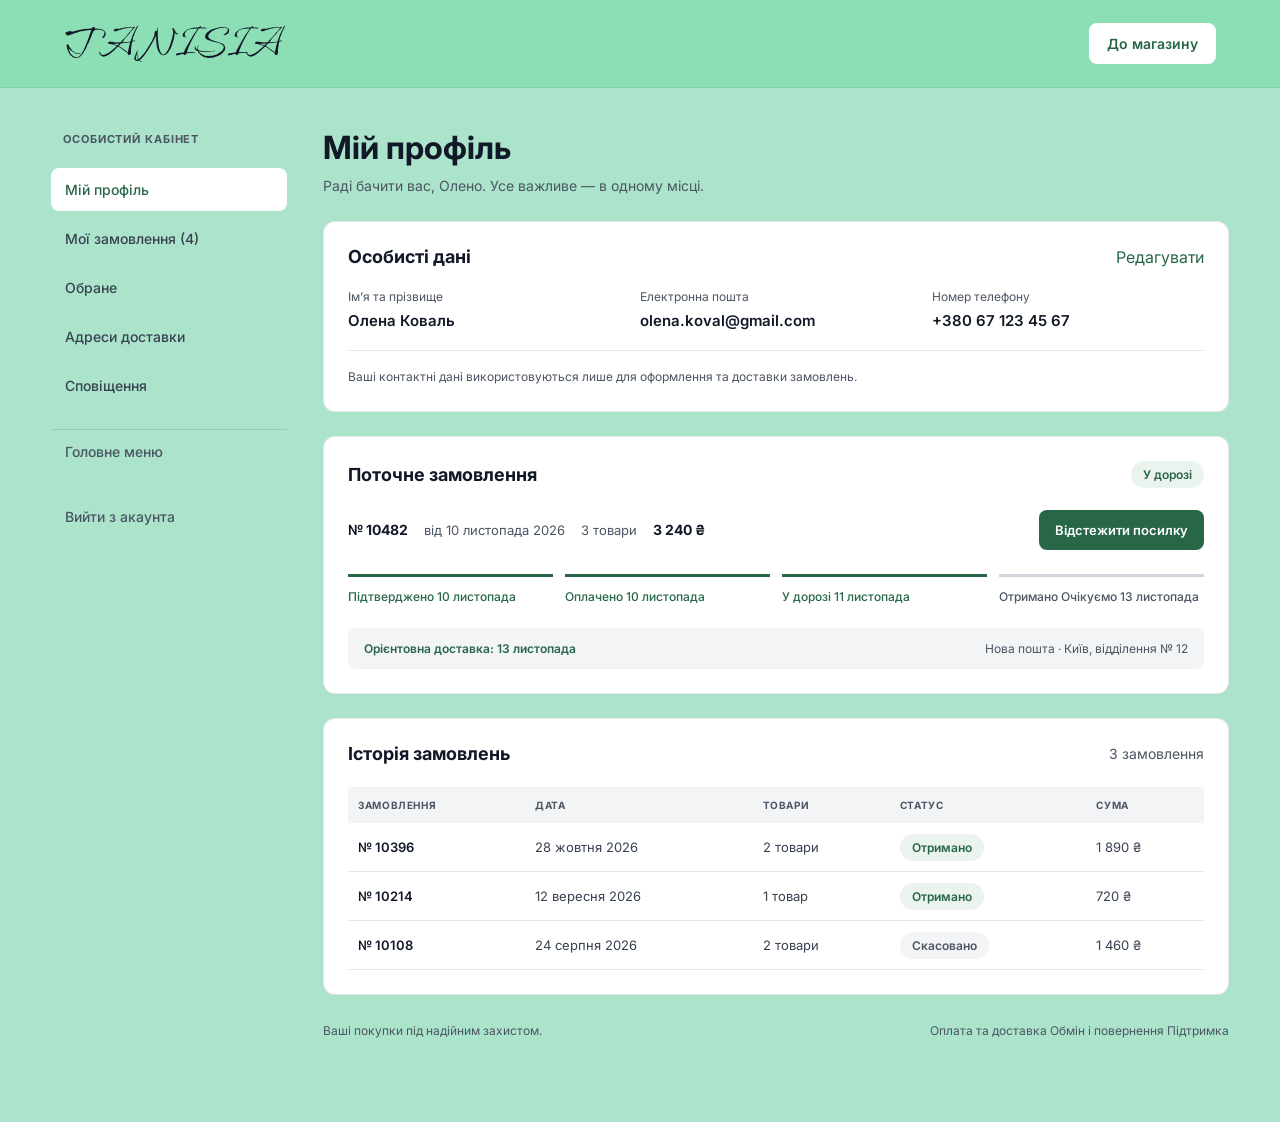
<file: profile.html>
<!DOCTYPE html>
<html lang="uk">
<head>
  <meta charset="UTF-8">
  <meta name="viewport" content="width=device-width, initial-scale=1.0">
  <meta name="theme-color" content="#8CDEB5">
  <title>Мій профіль — TANISIA</title>
  <link rel="preconnect" href="https://fonts.googleapis.com">
  <link rel="preconnect" href="https://fonts.gstatic.com" crossorigin>
  <link href="https://fonts.googleapis.com/css2?family=Inter:wght@400;500;600;700&family=Island+Moments&display=swap" rel="stylesheet">
  <link rel="stylesheet" href="style.css">
  <style>
    body {
      padding-bottom: 32px;
    }

    .profile-page {
      width: 100%;
      max-width: 1440px;
      min-height: 100vh;
    }

    .profile-header {
      min-height: 88px;
      padding: 12px clamp(20px, 5vw, 72px);
      background: #8CDEB5;
      display: flex;
      align-items: center;
      justify-content: space-between;
      gap: 24px;
      border-bottom: 1px solid rgba(17, 24, 39, 0.08);
    }

    .profile-brand {
      color: #111827;
      font-family: 'Island Moments', cursive;
      font-size: 56px;
      line-height: 1;
      text-decoration: none;
    }

    .profile-header-link,
    .profile-sidebar a,
    .profile-text-link {
      color: #286648;
      font-weight: 600;
      text-decoration: none;
    }

    button.profile-text-link {
      padding: 0;
      border: 0;
      background: transparent;
      font: inherit;
      cursor: pointer;
    }

    .profile-header-link {
      padding: 12px 18px;
      border-radius: 8px;
      background: #FFFFFF;
      font-size: 14px;
    }

    .profile-layout {
      display: grid;
      grid-template-columns: 236px minmax(0, 1fr);
      align-items: start;
      gap: 36px;
      padding: 40px clamp(20px, 4vw, 56px);
    }

    .profile-sidebar {
      position: sticky;
      top: 24px;
      display: flex;
      flex-direction: column;
      gap: 6px;
    }

    .profile-sidebar h2 {
      margin: 0 0 12px;
      padding: 4px 12px;
      color: #4B5563;
      font-size: 11px;
      font-weight: 700;
      letter-spacing: 0.08em;
      text-transform: uppercase;
    }

    .profile-sidebar a {
      padding: 13px 14px;
      border-radius: 8px;
      color: #374151;
      font-size: 14px;
      font-weight: 500;
    }

    .profile-sidebar a[aria-current="page"],
    .profile-sidebar a:hover {
      background: #FFFFFF;
      color: #286648;
    }

    .profile-sidebar .profile-sidebar-secondary {
      margin-top: 16px;
      border-top: 1px solid rgba(17, 24, 39, 0.12);
      border-radius: 0;
      color: #4B5563;
    }

    .profile-sidebar button.profile-sidebar-secondary {
      width: 100%;
      padding: 13px 14px;
      border: 0;
      border-radius: 0;
      background: transparent;
      font: inherit;
      font-size: 14px;
      font-weight: 500;
      text-align: left;
      cursor: pointer;
    }

    .profile-content {
      min-width: 0;
      display: flex;
      flex-direction: column;
      gap: 24px;
    }

    .profile-intro h1 {
      margin: 0 0 8px;
      color: #111827;
      font-size: clamp(26px, 3vw, 32px);
      font-weight: 700;
    }

    .profile-intro p,
    .profile-muted {
      margin: 0;
      color: #4B5563;
      font-size: 14px;
      line-height: 1.6;
    }

    .profile-card {
      min-width: 0;
      padding: 24px;
      border: 1px solid rgba(17, 24, 39, 0.1);
      border-radius: 12px;
      background: #FFFFFF;
    }

    .profile-card-header {
      display: flex;
      align-items: center;
      justify-content: space-between;
      flex-wrap: wrap;
      gap: 12px;
      margin-bottom: 22px;
    }

    .profile-card-header h2 {
      margin: 0;
      color: #111827;
      font-size: 18px;
      font-weight: 700;
    }

    .profile-text-link {
      font-size: 13px;
    }

    .profile-details {
      display: grid;
      grid-template-columns: repeat(3, minmax(0, 1fr));
      gap: 20px;
      margin: 0 0 20px;
    }

    .profile-details dt {
      margin-bottom: 7px;
      color: #4B5563;
      font-size: 12px;
    }

    .profile-details dd {
      margin: 0;
      color: #111827;
      font-size: 15px;
      font-weight: 600;
      overflow-wrap: anywhere;
    }

    .profile-note {
      padding-top: 16px;
      border-top: 1px solid #E5E7EB;
      color: #4B5563;
      font-size: 12px;
      line-height: 1.6;
    }

    .profile-order-summary {
      display: flex;
      align-items: center;
      flex-wrap: wrap;
      gap: 10px 16px;
      margin-bottom: 24px;
      color: #4B5563;
      font-size: 13px;
    }

    .profile-order-summary strong {
      color: #111827;
      font-size: 14px;
    }

    .profile-status {
      padding: 6px 12px;
      border-radius: 999px;
      background: #EAF3ED;
      color: #286648;
      font-size: 12px;
      font-weight: 600;
    }

    .profile-status.is-cancelled {
      background: #F3F4F6;
      color: #4B5563;
    }

    .profile-track-button {
      min-height: 40px;
      margin-left: auto;
      padding: 0 16px;
      border: 0;
      border-radius: 8px;
      background: #286648;
      color: #FFFFFF;
      font: inherit;
      font-size: 13px;
      font-weight: 600;
      cursor: pointer;
    }

    .profile-progress {
      display: grid;
      grid-template-columns: repeat(4, minmax(0, 1fr));
      gap: 12px;
      margin: 0 0 24px;
      padding: 0;
      list-style: none;
    }

    .profile-progress li {
      padding-top: 12px;
      border-top: 3px solid #D1D5DB;
      color: #4B5563;
      font-size: 12px;
      font-weight: 500;
    }

    .profile-progress li.is-complete {
      border-color: #286648;
      color: #286648;
    }

    .profile-delivery {
      display: flex;
      flex-wrap: wrap;
      justify-content: space-between;
      gap: 8px 20px;
      padding: 13px 16px;
      border-radius: 8px;
      background: #F3F4F6;
      color: #4B5563;
      font-size: 12px;
    }

    .profile-delivery strong {
      color: #286648;
      font-weight: 600;
    }

    .profile-table-wrap {
      overflow-x: auto;
    }

    .profile-orders {
      width: 100%;
      border-collapse: collapse;
      text-align: left;
      white-space: nowrap;
    }

    .profile-orders th {
      padding: 12px 10px;
      background: #F3F4F6;
      color: #4B5563;
      font-size: 10px;
      letter-spacing: 0.06em;
      text-transform: uppercase;
    }

    .profile-orders td {
      padding: 16px 10px;
      border-bottom: 1px solid #E5E7EB;
      color: #374151;
      font-size: 13px;
    }

    .profile-orders td:first-child {
      color: #111827;
      font-weight: 600;
    }

    .profile-footer {
      display: flex;
      justify-content: space-between;
      flex-wrap: wrap;
      gap: 12px 24px;
      padding: 4px 0 12px;
      color: #4B5563;
      font-size: 12px;
    }

    .profile-footer a {
      color: inherit;
      text-decoration: none;
    }

    .profile-dialog {
      width: min(480px, calc(100% - 32px));
      max-height: 90vh;
      margin: auto;
      padding: 24px;
      border: 0;
      border-radius: 12px;
      color: #111827;
      box-shadow: 0 20px 60px rgba(0, 0, 0, 0.25);
    }

    .profile-dialog::backdrop {
      background: rgba(17, 24, 39, 0.55);
    }

    .profile-dialog h2 {
      margin: 0 0 8px;
      font-size: 20px;
    }

    .profile-dialog p {
      margin: 0 0 20px;
      color: #4B5563;
      font-size: 14px;
      line-height: 1.5;
    }

    .profile-edit-form {
      display: flex;
      flex-direction: column;
      gap: 14px;
    }

    .profile-edit-form label {
      display: flex;
      flex-direction: column;
      gap: 6px;
      color: #374151;
      font-size: 13px;
      font-weight: 600;
    }

    .profile-edit-form input {
      min-height: 42px;
      padding: 9px 11px;
      border: 1px solid #D1D5DB;
      border-radius: 8px;
      font: inherit;
      font-weight: 400;
    }

    .profile-edit-form input:focus {
      border-color: #286648;
      outline: 2px solid rgba(40, 102, 72, 0.15);
    }

    .profile-dialog-actions {
      display: flex;
      justify-content: flex-end;
      flex-wrap: wrap;
      gap: 10px;
      margin-top: 20px;
    }

    .profile-dialog-actions button,
    .profile-dialog-actions a {
      min-height: 40px;
      padding: 10px 16px;
      border: 0;
      border-radius: 8px;
      font: inherit;
      font-size: 13px;
      font-weight: 600;
      text-decoration: none;
      cursor: pointer;
    }

    .profile-dialog-cancel {
      background: #F3F4F6;
      color: #374151;
    }

    .profile-dialog-submit {
      background: #286648;
      color: #FFFFFF;
    }

    .profile-dialog-status {
      min-height: 20px;
      margin: 0;
      color: #B91C1C;
      font-size: 13px;
    }

    @media (max-width: 760px) {
      .profile-layout {
        grid-template-columns: 1fr;
        gap: 24px;
        padding-top: 24px;
      }

      .profile-sidebar {
        position: static;
        display: grid;
        grid-template-columns: repeat(2, minmax(0, 1fr));
        gap: 4px;
      }

      .profile-sidebar h2 {
        grid-column: 1 / -1;
      }

      .profile-sidebar .profile-sidebar-secondary {
        margin-top: 0;
        border-top: 0;
      }
    }

    @media (max-width: 520px) {
      .profile-header {
        min-height: 72px;
      }

      .profile-brand {
        font-size: 46px;
      }

      .profile-header-link {
        padding: 10px 12px;
        font-size: 12px;
      }

      .profile-card {
        padding: 18px;
      }

      .profile-details {
        grid-template-columns: 1fr;
        gap: 16px;
      }

      .profile-progress {
        grid-template-columns: repeat(2, minmax(0, 1fr));
      }

      .profile-track-button {
        width: 100%;
        margin-left: 0;
      }
    }
  </style>
</head>
<body>
  <div class="profile-page">
    <header class="profile-header">
      <a class="profile-brand" href="index.html" aria-label="TANISIA — головна сторінка">TANISIA</a>
      <a class="profile-header-link" href="index.html">До магазину</a>
    </header>

    <div class="profile-layout">
      <nav class="profile-sidebar" aria-label="Особистий кабінет">
        <h2>Особистий кабінет</h2>
        <a href="#profile-details" aria-current="page">Мій профіль</a>
        <a href="#order-history">Мої замовлення <span aria-label="4 замовлення">(4)</span></a>
        <a href="#favorites">Обране</a>
        <a href="#delivery-address">Адреси доставки</a>
        <a href="#notifications">Сповіщення</a>
        <a class="profile-sidebar-secondary" href="index.html">Головне меню</a>
        <button class="profile-sidebar-secondary" id="profile-logout" type="button">Вийти з акаунта</button>
      </nav>

      <main class="profile-content">
        <header class="profile-intro">
          <h1>Мій профіль</h1>
          <p>Раді бачити вас, Олено. Усе важливе — в одному місці.</p>
        </header>

        <section class="profile-card" id="profile-details" aria-labelledby="profile-details-title">
          <div class="profile-card-header">
            <h2 id="profile-details-title">Особисті дані</h2>
            <button class="profile-text-link" id="profile-edit" type="button">Редагувати</button>
          </div>
          <dl class="profile-details">
            <div>
              <dt>Ім’я та прізвище</dt>
              <dd data-profile-field="name">Олена Коваль</dd>
            </div>
            <div>
              <dt>Електронна пошта</dt>
              <dd data-profile-field="email">olena.koval@gmail.com</dd>
            </div>
            <div>
              <dt>Номер телефону</dt>
              <dd data-profile-field="phone">+380 67 123 45 67</dd>
            </div>
          </dl>
          <p class="profile-note">Ваші контактні дані використовуються лише для оформлення та доставки замовлень.</p>
          <p class="profile-note" id="profile-storage-status" role="status" aria-live="polite" hidden></p>
        </section>

        <section class="profile-card" aria-labelledby="current-order-title">
          <div class="profile-card-header">
            <h2 id="current-order-title">Поточне замовлення</h2>
            <span class="profile-status">У дорозі</span>
          </div>
          <div class="profile-order-summary">
            <strong>№ 10482</strong>
            <span>від 10 листопада 2026</span>
            <span>3 товари</span>
            <strong>3 240 ₴</strong>
            <button class="profile-track-button" type="button">Відстежити посилку</button>
          </div>
          <ol class="profile-progress" aria-label="Статус замовлення">
            <li class="is-complete">Підтверджено <span>10 листопада</span></li>
            <li class="is-complete">Оплачено <span>10 листопада</span></li>
            <li class="is-complete">У дорозі <span>11 листопада</span></li>
            <li>Отримано <span>Очікуємо 13 листопада</span></li>
          </ol>
          <div class="profile-delivery">
            <strong>Орієнтовна доставка: 13 листопада</strong>
            <span>Нова пошта · Київ, відділення № 12</span>
          </div>
        </section>

        <section class="profile-card" id="order-history" aria-labelledby="order-history-title">
          <div class="profile-card-header">
            <h2 id="order-history-title">Історія замовлень</h2>
            <span class="profile-muted">3 замовлення</span>
          </div>
          <div class="profile-table-wrap">
            <table class="profile-orders">
              <thead>
                <tr>
                  <th scope="col">Замовлення</th>
                  <th scope="col">Дата</th>
                  <th scope="col">Товари</th>
                  <th scope="col">Статус</th>
                  <th scope="col">Сума</th>
                </tr>
              </thead>
              <tbody>
                <tr>
                  <td>№ 10396</td>
                  <td>28 жовтня 2026</td>
                  <td>2 товари</td>
                  <td><span class="profile-status">Отримано</span></td>
                  <td>1 890 ₴</td>
                </tr>
                <tr>
                  <td>№ 10214</td>
                  <td>12 вересня 2026</td>
                  <td>1 товар</td>
                  <td><span class="profile-status">Отримано</span></td>
                  <td>720 ₴</td>
                </tr>
                <tr>
                  <td>№ 10108</td>
                  <td>24 серпня 2026</td>
                  <td>2 товари</td>
                  <td><span class="profile-status is-cancelled">Скасовано</span></td>
                  <td>1 460 ₴</td>
                </tr>
              </tbody>
            </table>
          </div>
        </section>

        <footer class="profile-footer">
          <span>Ваші покупки під надійним захистом.</span>
          <nav aria-label="Допомога">
            <a href="#payment-delivery">Оплата та доставка</a>
            <a href="#returns">Обмін і повернення</a>
            <a href="#support">Підтримка</a>
          </nav>
        </footer>
      </main>
    </div>
  </div>

  <dialog class="profile-dialog" id="profile-edit-dialog" aria-labelledby="profile-edit-title">
    <h2 id="profile-edit-title">Редагувати профіль</h2>
    <p>Зміни збережуться у цьому браузері на цьому пристрої.</p>
    <form class="profile-edit-form" id="profile-edit-form">
      <label for="profile-name">Ім’я та прізвище</label>
      <input id="profile-name" name="name" type="text" autocomplete="name" required maxlength="100">
      <label for="profile-email">Електронна пошта</label>
      <input id="profile-email" name="email" type="email" autocomplete="email" required maxlength="254">
      <label for="profile-phone">Номер телефону</label>
      <input id="profile-phone" name="phone" type="tel" autocomplete="tel" required maxlength="30">
      <p class="profile-dialog-status" id="profile-edit-status" role="status" aria-live="polite"></p>
      <div class="profile-dialog-actions">
        <button class="profile-dialog-cancel" id="profile-edit-cancel" type="button">Скасувати</button>
        <button class="profile-dialog-submit" type="submit">Зберегти зміни</button>
      </div>
    </form>
  </dialog>

  <dialog class="profile-dialog" id="profile-logout-dialog" aria-labelledby="profile-logout-title">
    <h2 id="profile-logout-title">Вийти з акаунта?</h2>
    <p>Це демонстраційний профіль без серверної авторизації. Кнопка поверне вас до магазину, але не завершує жодної серверної сесії.</p>
    <div class="profile-dialog-actions">
      <button class="profile-dialog-cancel" id="profile-logout-cancel" type="button">Залишитися</button>
      <a class="profile-dialog-submit" href="index.html">Вийти до магазину</a>
    </div>
  </dialog>

  <script src="profile.js"></script>
</body>
</html>
</file>
<file: style.css>
/* ==========================================================================
   Основні скидання та стилі сторінки
   ========================================================================== */
* {
  box-sizing: border-box;
  margin: 0;
  padding: 0;
}

body {
  background-color: #ABE4CB;
  font-family: 'Inter', sans-serif;
  color: #111827;
  display: flex;
  flex-direction: column;
  align-items: center;
  min-height: 100vh;
  padding-bottom: 90px;
}

/* ==========================================================================
   1. Секція рекламного банера (Карусель Bootstrap)
   ========================================================================== */
.hero-banner-container {
  width: 100%;
  max-width: 1440px;
  margin: 0 auto;
  overflow: hidden;
}

.carousel-item {
  height: 330px;
  background-color: #FFCC00;
  background-image: radial-gradient(circle at 30% 40%, rgba(255,255,255,0.4) 0%, transparent 60%);
}

.banner-content {
  display: flex;
  align-items: flex-end;
  justify-content: space-between;
  width: 100%;
  max-width: 1200px;
  height: 100%;
  margin: 0 auto;
  padding: 0 60px;
}

.carousel-control-prev,
.carousel-control-next {
  width: 5%;
  opacity: 0.9;
}

.custom-arrow {
  width: 36px;
  height: 36px;
  border-radius: 50%;
  background: rgba(255, 255, 255, 0.9);
  display: flex;
  align-items: center;
  justify-content: center;
  box-shadow: 0 2px 8px rgba(0,0,0,0.15);
  color: #111827;
}

.carousel-indicators li {
  width: 10px;
  height: 10px;
  border-radius: 50%;
  background-color: rgba(0, 0, 0, 0.3);
  margin: 0 4px;
}

.carousel-indicators .active {
  background-color: #111827;
}

/* Колаж техніки та кота */
.banner-collage {
  position: relative;
  width: 550px;
  height: 100%;
  display: flex;
  align-items: flex-end;
}

.appliance-group {
  position: absolute;
  bottom: 60px;
  left: 0;
  display: flex;
  align-items: flex-end;
  gap: 15px;
}

.appliance {
  filter: drop-shadow(0 10px 15px rgba(0,0,0,0.15));
}
.appliance.fridge { width: 90px; transform: rotate(-5deg); }
.appliance.microwave { width: 110px; transform: translateY(-10px); }
.appliance.kettle { width: 80px; transform: translateY(-20px); }
.appliance.washer { width: 100px; transform: rotate(3deg); }

.cat-wrapper {
  position: absolute;
  bottom: -5px;
  left: 140px;
  width: 220px;
}
.cat-svg {
  width: 100%;
  height: auto;
}

/* Текстовий блок акції */
.banner-text-group {
  display: flex;
  flex-direction: column;
  align-items: flex-end;
  justify-content: center;
  height: 100%;
  padding-bottom: 20px;
}

.promo-headline {
  font-family: 'Montserrat', sans-serif;
  font-weight: 900;
  font-size: 50px;
  line-height: 0.95;
  color: #FFFFFF;
  text-align: right;
  text-shadow: 2px 2px 0px rgba(0,0,0,0.1);
  letter-spacing: -1px;
}

.shop-badge {
  background: #FFFFFF;
  padding: 6px 20px;
  border-radius: 20px;
  margin-top: 10px;
  box-shadow: 0 4px 10px rgba(0,0,0,0.08);
}

.shop-badge span {
  font-family: 'Inter', sans-serif;
  font-size: 16px;
  font-style: italic;
  color: #111827;
}

.discount-badge {
  display: flex;
  align-items: baseline;
  background: #FF5500;
  color: #FFFFFF;
  padding: 4px 24px;
  border-radius: 40px;
  margin-top: 12px;
  box-shadow: 0 6px 15px rgba(255, 85, 0, 0.4);
}

.discount-prefix {
  font-size: 22px;
  font-weight: 700;
  margin-right: 8px;
}

.discount-value {
  font-family: 'Montserrat', sans-serif;
  font-weight: 900;
  font-size: 58px;
  line-height: 1;
}

/* ==========================================================================
   2. Секція привітання та логотипу
   ========================================================================== */
.welcome-section {
  width: 100%;
  max-width: 1440px;
  background-color: #ABE4CB;
  padding: 30px 40px;
  display: flex;
  justify-content: center;
}

.welcome-container {
  display: flex;
  align-items: center;
  justify-content: center;
  gap: 40px;
  width: 100%;
  max-width: 1100px;
}

.logo-wrapper {
  width: 240px;
  height: 240px;
  flex-shrink: 0;
}

.brand-logo {
  width: 100%;
  height: 100%;
}

.welcome-card {
  background-color: #8CDEB5;
  padding: 30px 50px;
  border-radius: 4px;
  display: flex;
  flex-direction: column;
  align-items: center;
  text-align: center;
  flex-grow: 1;
  max-width: 750px;
}

.welcome-subtitle {
  font-family: 'Instrument Serif', serif;
  font-style: italic;
  font-weight: 400;
  font-size: 32px;
  color: #000000;
  margin-bottom: 5px;
}

.welcome-title {
  font-family: 'Island Moments', cursive;
  font-size: 72px;
  font-weight: 400;
  color: #000000;
  line-height: 1;
  margin-bottom: 20px;
}

.order-btn {
  background-color: #8CDEB5;
  border: 1px solid rgba(0, 0, 0, 0.2);
  padding: 8px 30px;
  font-family: 'Inter', sans-serif;
  font-style: italic;
  font-weight: 500;
  font-size: 20px;
  color: #000000;
  cursor: pointer;
  box-shadow: 0 2px 4px rgba(0, 0, 0, 0.05);
  transition: background-color 0.2s ease;
}

.order-btn:hover {
  background-color: #79d4a6;
}

/* ==========================================================================
   3. Блок товарних карток
   ========================================================================== */
.products-section {
  width: 100%;
  max-width: 1440px;
  padding: 20px 20px 40px;
  display: flex;
  justify-content: center;
}

.products-grid {
  display: flex;
  gap: 32px;
  justify-content: center;
  flex-wrap: wrap;
}

.product-card {
  width: 320px;
  background-color: #8CDEB5;
  border-radius: 12px;
  padding: 12px;
  display: flex;
  flex-direction: column;
  gap: 12px;
}

.product-image-box {
  width: 296px;
  height: 280px;
  background-color: rgba(255, 255, 255, 0.4);
  border-radius: 8px;
  display: flex;
  align-items: center;
  justify-content: center;
  padding: 10px;
}

.product-svg {
  width: 100%;
  height: 100%;
  max-height: 240px;
}

.product-info {
  display: flex;
  flex-direction: column;
  gap: 4px;
}

.product-name {
  font-size: 18px;
  font-weight: 600;
  color: #111827;
  margin-bottom: 4px;
}

.product-meta {
  font-size: 15px;
  color: #4B5563;
  margin-bottom: 2px;
}

.product-meta span {
  color: #374151;
}

.product-desc {
  font-size: 15px;
  color: #4B5563;
  margin-top: 6px;
  line-height: 1.3;
}

.add-to-cart-btn {
  width: 100%;
  height: 40px;
  background-color: #111827;
  color: #FFFFFF;
  border: none;
  border-radius: 8px;
  font-weight: 600;
  font-size: 14px;
  cursor: pointer;
  margin-top: auto;
  transition: background-color 0.2s ease;
}

.add-to-cart-btn:hover {
  background-color: #1F2937;
}

/* ==========================================================================
   4. Нижня панель навігації (Bottom Bar)
   ========================================================================== */
.bottom-bar {
  position: fixed;
  bottom: 15px;
  left: 50%;
  transform: translateX(-50%);
  width: calc(100% - 40px);
  max-width: 1400px;
  height: 64px;
  background: rgba(255, 255, 255, 0.9);
  backdrop-filter: blur(10px);
  border-radius: 20px;
  display: flex;
  align-items: center;
  justify-content: space-between;
  padding: 0 16px;
  box-shadow: 0px 8px 24px rgba(0, 0, 0, 0.1);
  z-index: 1000;
}

.nav-btn {
  display: flex;
  align-items: center;
  justify-content: center;
  gap: 8px;
  height: 44px;
  padding: 0 20px;
  background-color: #111827;
  color: #FFFFFF;
  text-decoration: none;
  border: none;
  border-radius: 12px;
  font-weight: 600;
  font-size: 14px;
  cursor: pointer;
  transition: opacity 0.2s ease;
}

.nav-btn:hover {
  opacity: 0.9;
}

.support-btn {
  flex-grow: 1;
  max-width: 450px;
  margin: 0 15px;
  font-size: 13px;
  text-align: center;
}

.cart-count {
  min-width: 22px;
  padding: 2px 6px;
  border-radius: 999px;
  background: #FF5500;
  color: #FFFFFF;
  font-size: 12px;
  text-align: center;
}

.cart-modal[hidden],
.cart-count[hidden],
.cart-empty[hidden] {
  display: none;
}

.cart-modal {
  position: fixed;
  inset: 0;
  z-index: 1100;
  display: flex;
  align-items: center;
  justify-content: center;
  padding: 20px;
  background: rgba(17, 24, 39, 0.6);
}

.cart-dialog {
  width: min(680px, 100%);
  max-height: min(80vh, 720px);
  overflow-y: auto;
  padding: 24px;
  border-radius: 16px;
  background: #FFFFFF;
  box-shadow: 0 20px 60px rgba(0, 0, 0, 0.25);
}

.cart-header {
  display: flex;
  align-items: center;
  justify-content: space-between;
  gap: 16px;
  margin-bottom: 20px;
}

.cart-header h2 {
  margin: 0;
  font-size: 24px;
}

.cart-close {
  border: 0;
  background: transparent;
  color: #4B5563;
  font-size: 32px;
  line-height: 1;
  cursor: pointer;
}

.cart-empty {
  padding: 24px 0;
  color: #4B5563;
  text-align: center;
}

.cart-items {
  display: flex;
  flex-direction: column;
}

.cart-item {
  display: grid;
  grid-template-columns: 76px minmax(0, 1fr) auto;
  align-items: center;
  gap: 16px;
  padding: 16px 0;
  border-bottom: 1px solid #E5E7EB;
}

.cart-item-image {
  width: 76px;
  height: 76px;
  border-radius: 8px;
  object-fit: contain;
  background: #F3F4F6;
}

.cart-item-title {
  margin: 0 0 6px;
  font-size: 16px;
}

.cart-item-price {
  margin: 0 0 8px;
  color: #4B5563;
  font-size: 14px;
}

.cart-item-controls {
  display: flex;
  align-items: center;
  gap: 10px;
}

.quantity-btn {
  width: 28px;
  height: 28px;
  border: 1px solid #D1D5DB;
  border-radius: 6px;
  background: #FFFFFF;
  font-size: 18px;
  cursor: pointer;
}

.cart-item-quantity {
  min-width: 16px;
  text-align: center;
}

.cart-item-end {
  display: flex;
  flex-direction: column;
  align-items: flex-end;
  gap: 10px;
  white-space: nowrap;
}

.remove-from-cart-btn {
  border: 0;
  background: transparent;
  color: #B91C1C;
  cursor: pointer;
}

.cart-summary {
  display: flex;
  justify-content: space-between;
  gap: 16px;
  padding-top: 20px;
  font-size: 20px;
}

.checkout-form[hidden],
.checkout-confirmation[hidden] {
  display: none;
}

.checkout-form {
  display: flex;
  flex-direction: column;
  gap: 8px;
  margin-top: 20px;
}

.checkout-form label {
  font-weight: 600;
}

.checkout-form input {
  width: 100%;
  min-height: 44px;
  padding: 10px 12px;
  border: 1px solid #D1D5DB;
  border-radius: 8px;
  font: inherit;
}

.checkout-form input:focus {
  border-color: #111827;
  outline: 2px solid rgba(17, 24, 39, 0.15);
}

.checkout-form small {
  color: #4B5563;
}

.checkout-submit {
  min-height: 44px;
  margin-top: 8px;
  border: 0;
  border-radius: 8px;
  background: #111827;
  color: #FFFFFF;
  font: inherit;
  font-weight: 600;
  cursor: pointer;
}

.checkout-submit:hover {
  background: #1F2937;
}

.checkout-confirmation {
  margin: 20px 0 0;
  padding: 14px;
  border-radius: 8px;
  background: #DCFCE7;
  color: #166534;
}

.products-error {
  width: 100%;
  text-align: center;
}

body.cart-open {
  overflow: hidden;
}

@media (max-width: 520px) {
  .cart-dialog {
    padding: 18px;
  }

  .cart-item {
    grid-template-columns: 60px minmax(0, 1fr) auto;
    gap: 10px;
  }

  .cart-item-image {
    width: 60px;
    height: 60px;
  }

  .cart-item-end {
    font-size: 14px;
  }
}
</file>
